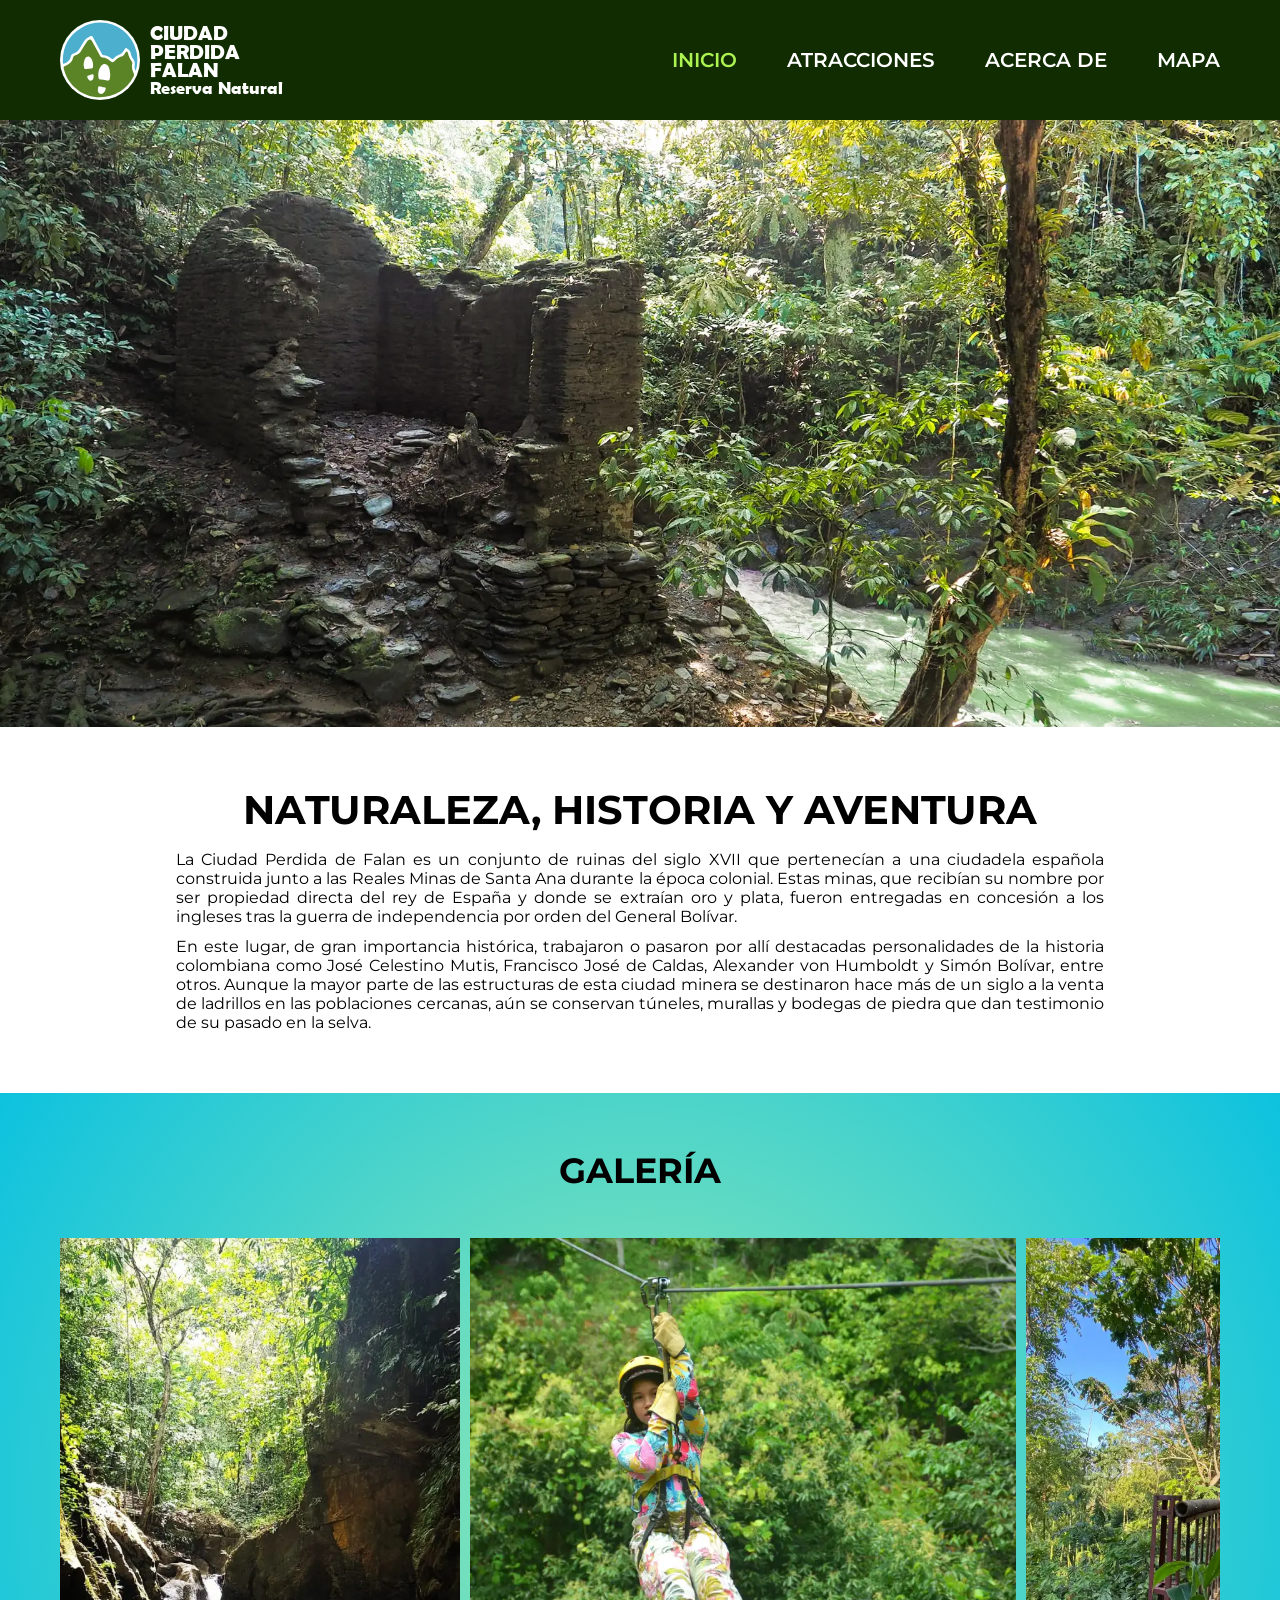
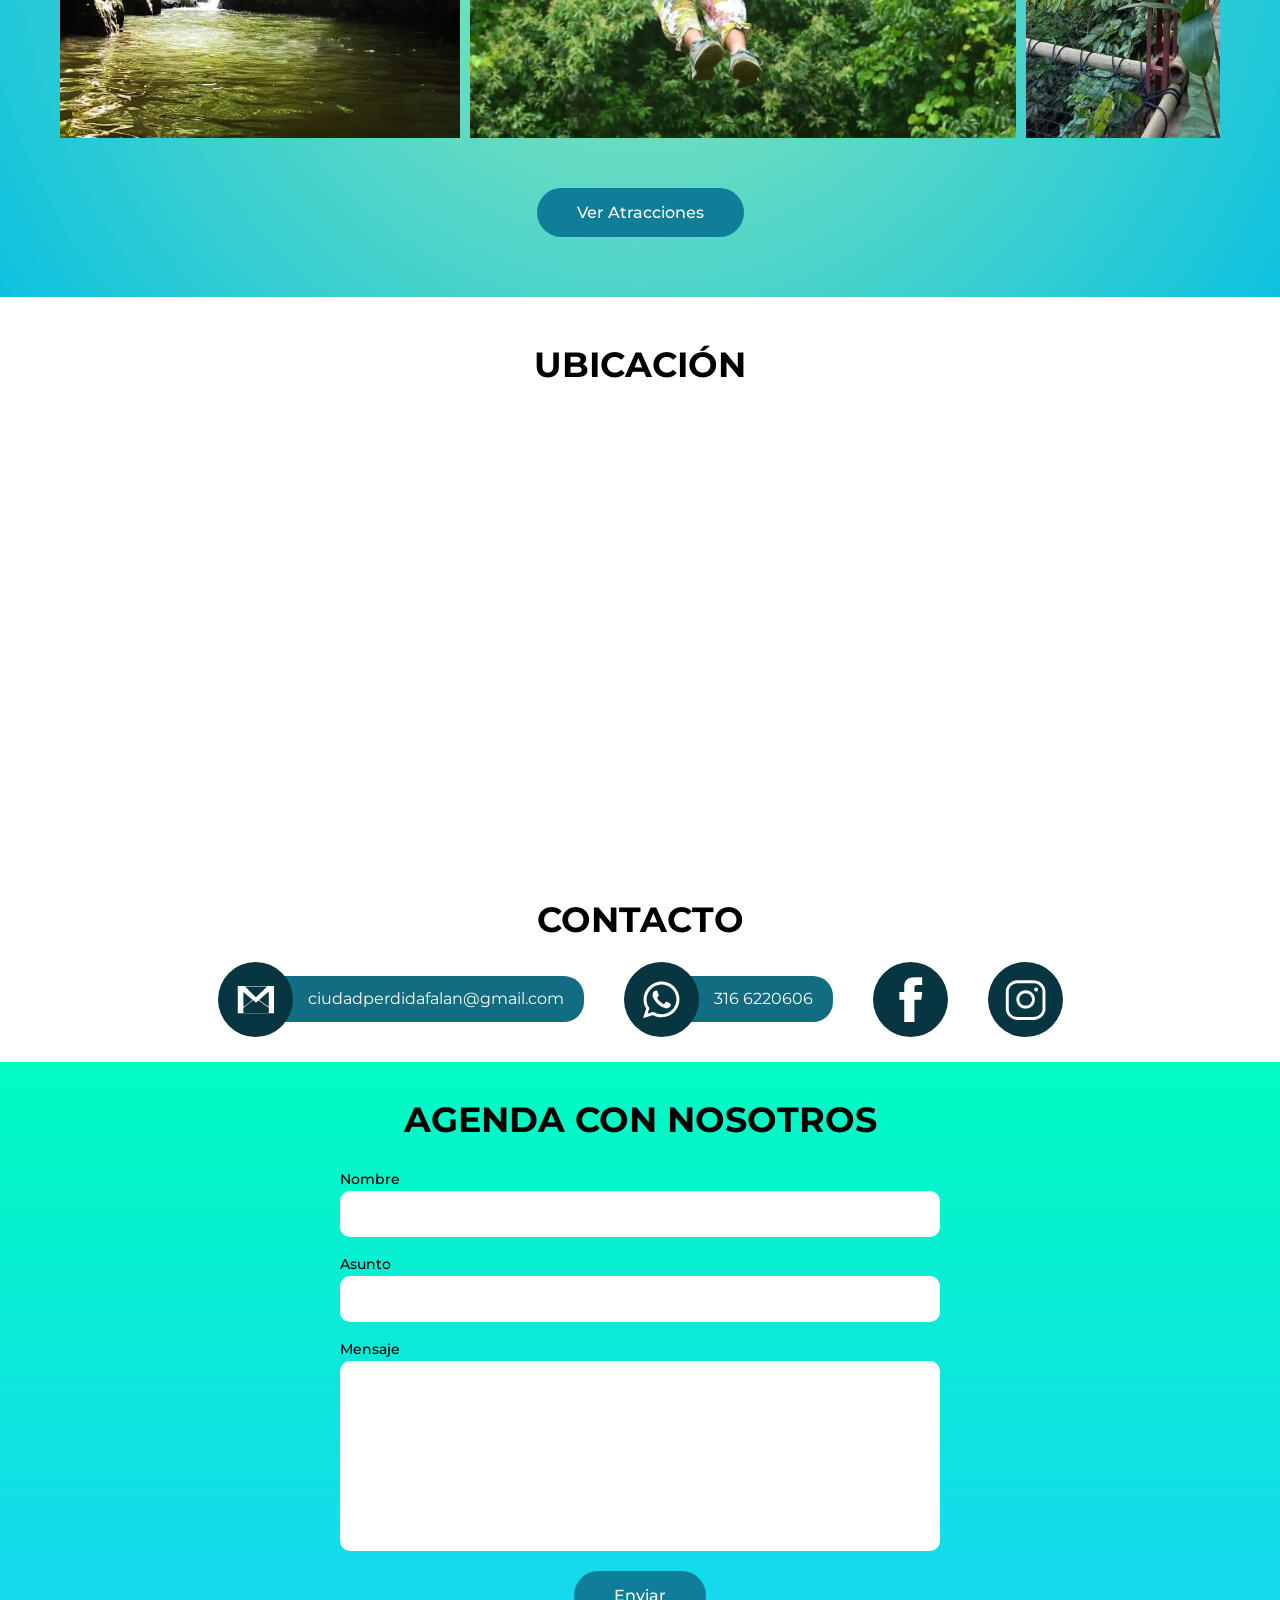
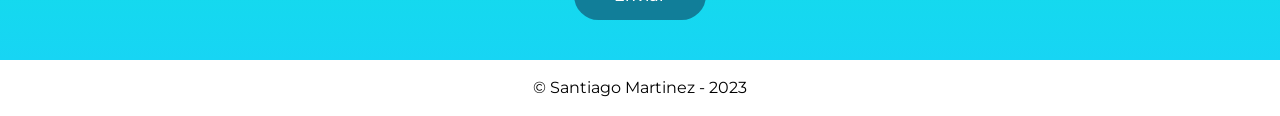
<file: index.html>
<!DOCTYPE html>
<html lang="en">

<head>
    <meta charset="UTF-8">
    <meta http-equiv="X-UA-Compatible" content="IE=edge">
    <meta name="viewport" content="width=device-width, initial-scale=1.0">
    <link rel="shortcut icon" href="./assets/icons/logo.svg" type="image/x-icon">
    <link rel="preconnect" href="https://fonts.googleapis.com">
    <link rel="preconnect" href="https://fonts.gstatic.com" crossorigin>
    <link
        href="https://fonts.googleapis.com/css2?family=Montserrat:wght@100;200;300;400;500;600;700;800;900&display=swap"
        rel="stylesheet">
    <link rel="stylesheet" href="./styles/variables.css">
    <link rel="stylesheet" href="./styles/general-styles.css">
    <link rel="stylesheet" href="./styles/reset.css">
    <link rel="stylesheet" href="./styles/header.css">
    <link rel="stylesheet" href="./styles/galeria.css">
    <link rel="stylesheet" href="./styles/footer.css">
    <link rel="stylesheet" href="./styles/index.css">
    <title>Ciudad Perdida - Inicio</title>
</head>

<body>
    <header>
        <a href="./index.html">
            <img src="./assets/icons/logo.svg" alt="Inicio">
            <div>
                <p>Ciudad Perdida Falan</p>
                <p>Reserva Natural</p>
            </div>
        </a>
        <nav>
            <ul class="link__container">
                <li><a class="link selected" href="./index.html">Inicio</a></li>
                <li><a class="link" href="./pages/atracciones.html">Atracciones</a></li>
                <li><a class="link" href="./pages/acerca-de.html">Acerca de</a></li>
                <li><a class="link" href="./pages/mapa.html">Mapa</a></li>
            </ul>
        </nav>
    </header>

    <main id="index">
        <section id="banner">
            <img src="./assets/images/banner-inicio.webp" alt="Foto de la Ciudad Perdida">
        </section>
        <section id="descripcion__inicio">
            <div class="info__container">
                <h1 class="principal__title">Naturaleza, historia y aventura</h1>
                <div class="descripcion__texto">
                    <p class="principal__text">La Ciudad Perdida de Falan es un conjunto de ruinas del siglo XVII que pertenecían a una ciudadela española construida junto a las Reales Minas de Santa Ana durante la época colonial. Estas minas, que recibían su nombre por ser propiedad directa del rey de España y donde se extraían oro y plata, fueron entregadas en concesión a los ingleses tras la guerra de independencia por orden del General Bolívar.
                    </p>
    
                    <p class="principal__text">En este lugar, de gran importancia histórica, trabajaron o pasaron por allí destacadas personalidades de la historia colombiana como José Celestino Mutis, Francisco José de Caldas, Alexander von Humboldt y Simón Bolívar, entre otros. Aunque la mayor parte de las estructuras de esta ciudad minera se destinaron hace más de un siglo a la venta de ladrillos en las poblaciones cercanas, aún se conservan túneles, murallas y bodegas de piedra que dan testimonio de su pasado en la selva.
                    </p>
                </div>
            </div>
        </section>

        <section id="galeria">
            <h2 class="secondary__title" id="galeria__title">Galería</h2>
            <div class="galery__container">
                <img class="image__controller__animation" src="./assets/images/slider1.webp" alt="001">
                <img src="./assets/images/slider2.webp" alt="002">
                <img src="./assets/images/slider3.webp" alt="003">
                <img src="./assets/images/slider4.webp" alt="004">
            </div>
            <a class="" href="./pages/atracciones.html"><button class="primary__btn">Ver Atracciones</button></a>
        </section>

        <section id="contacto">
            <div class="map__container">
                <h2 class="secondary__title title__ubication">Ubicación</h2>
                <iframe
                    src="https://www.google.com/maps/embed?pb=!1m14!1m8!1m3!1d3973.901177367943!2d-74.9532589!3d5.1196246!3m2!1i1024!2i768!4f13.1!3m3!1m2!1s0x8e40b3750226c29b%3A0xab6250f87bf73a28!2sReserva%20Natural%20Ciudad%20Perdida%20de%20Falan!5e0!3m2!1ses-419!2sco!4v1677726754022!5m2!1ses-419!2sco"
                    width="70%" height="450" style="border:0;" allowfullscreen="" loading="lazy"
                    referrerpolicy="no-referrer-when-downgrade"></iframe>
            </div>

            <div class="contact__points__container">
                <h2 class="secondary__title">Contacto</h2>
                <ul>
                    <li>
                        <a class="contact__point" href="mailto:ciudadperdidafalan@gmail.com">
                            <div class="contact_img" >
                                <img src="./assets/icons/gmail_icon-icons.com_65438.svg" alt="Correo">
                            </div>
                            <p>
                                ciudadperdidafalan@gmail.com
                            </p>
                        </a>
                    </li>
                    <li>
                        <a  class="contact__point"  href="tel:+573166220606">
                            <div class="contact_img" >
                                <img src="./assets/icons/whatsapp_icon-icons.com_65442.svg" alt="Telefono">
                            </div>
                            <p>
                                316 6220606
                            </p>
                        </a>
                    </li>
                    <li>
                        <a  class="contact__point"  href="https://www.facebook.com/ciudadperdidadefalan" target="_blank">
                            <div class="contact_img" >
                                <img src="./assets/icons/fb_icon-icons.com_65434.svg" alt="Facebook">
                            </div>
                        </a>
                    </li>
                    <li>
                        <a  class="contact__point"  href="https://www.instagram.com/ciudadperdidafalan/" target="_blank">
                            <div  class="contact_img" >
                                <img src="./assets/icons/instagram_icon-icons.com_65435.svg" alt="Instagram">
                            </div>
                        </a>
                    </li>
                </ul>    
            </div>
            
            <form>
                <h2 class="secondary__title">Agenda con nosotros</h2>
                
                <label for="nombre">Nombre</label>
                <input type="text" name="nombre" id="nombre">

                <label for="asunto">Asunto</label>
                <input type="text" name="asunto" id="asunto">

                <label for="mensaje">Mensaje</label>
                <textarea name="mensaje" id="mensaje" cols="30" rows="10"></textarea>

                <button type="submit" class="primary__btn send__btn">Enviar</button>

            </form>
        </section>
    </main>

    <footer>
        <p>&copy; Santiago Martinez - 2023</p>
    </footer>
</body>

</html>
</file>
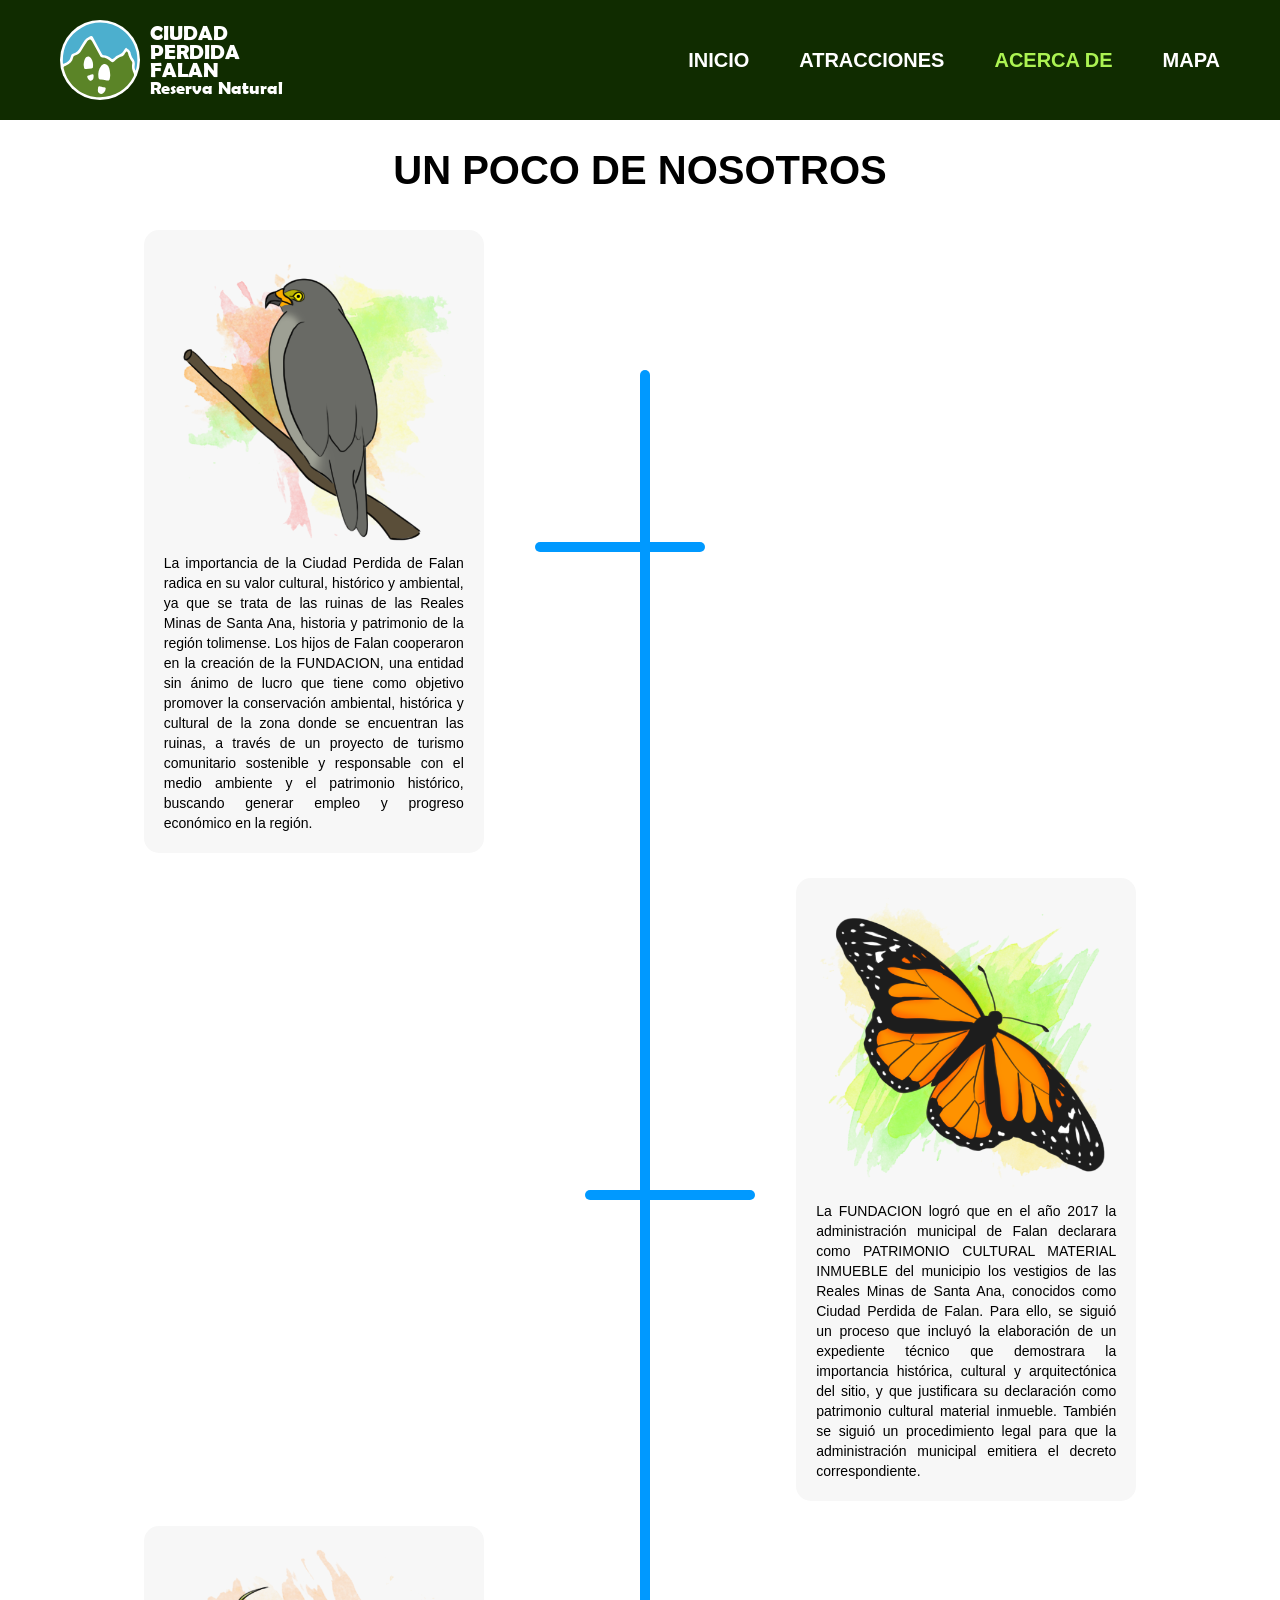
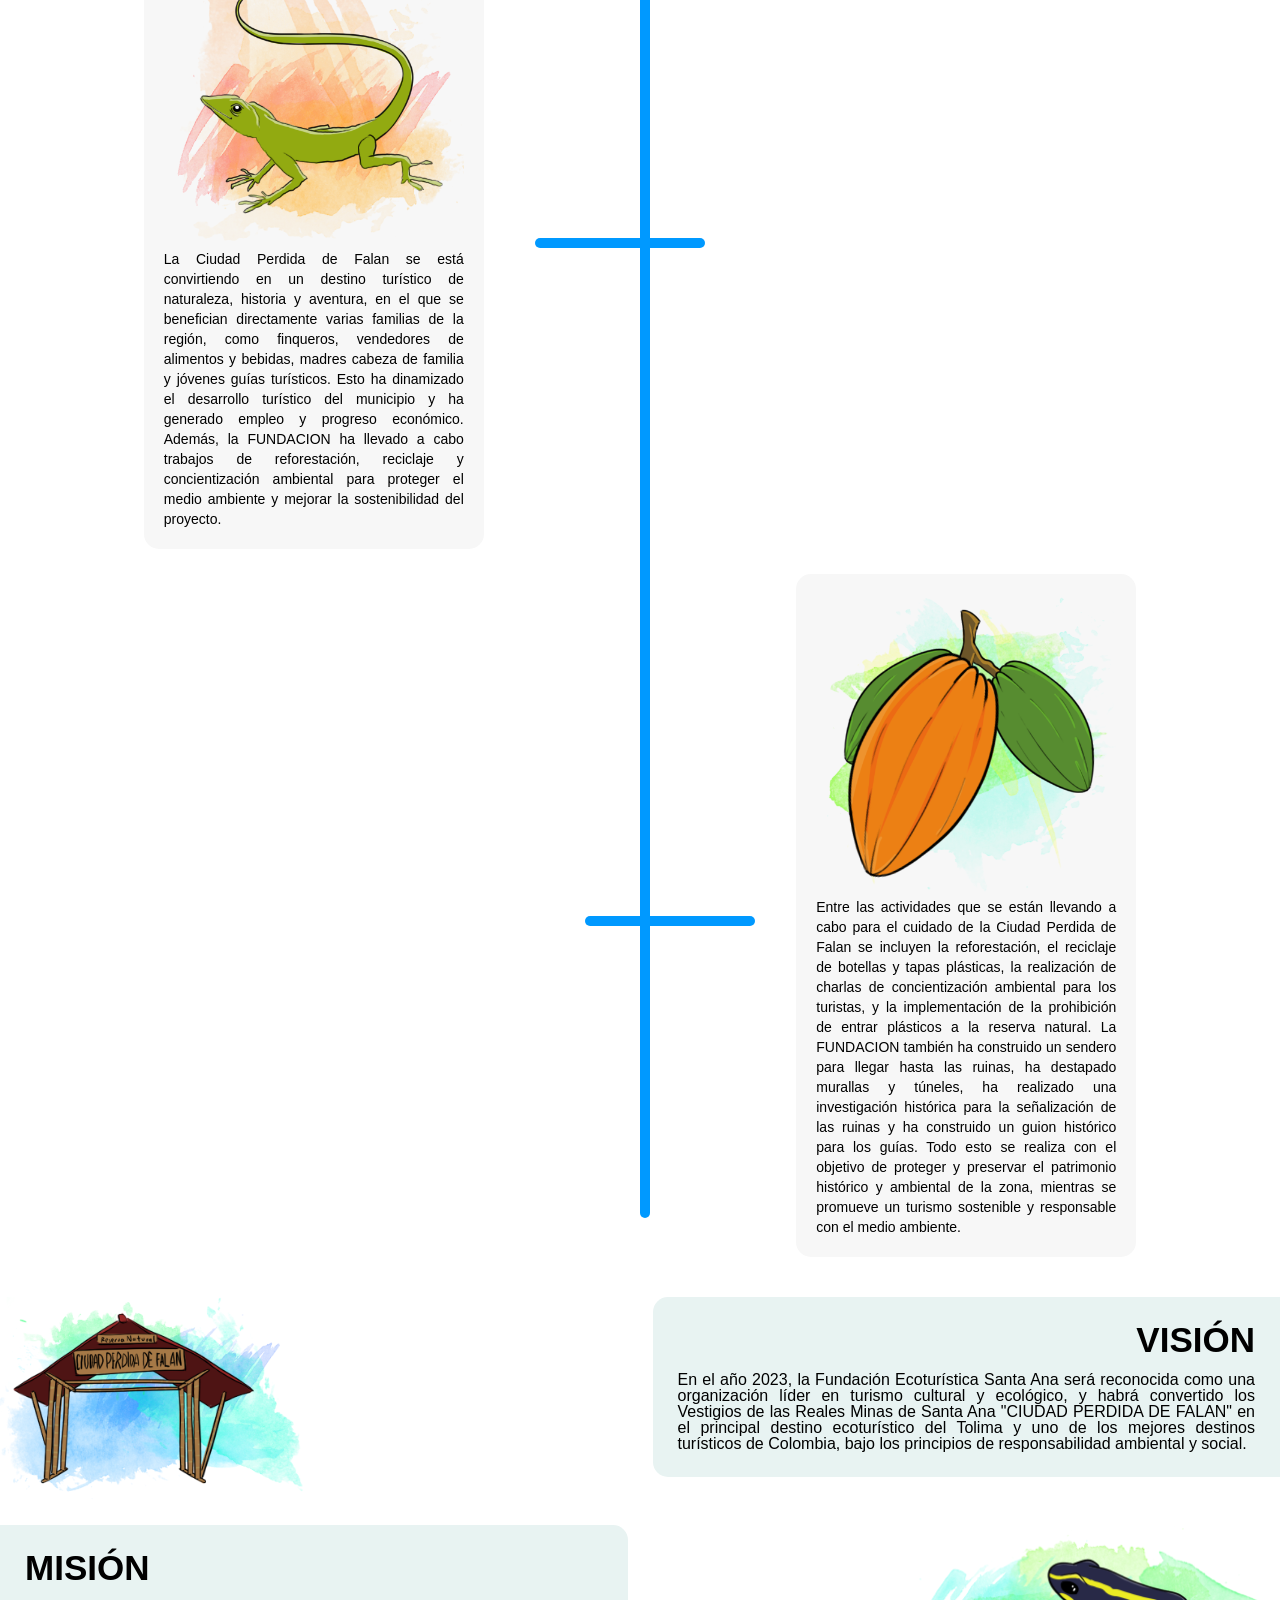
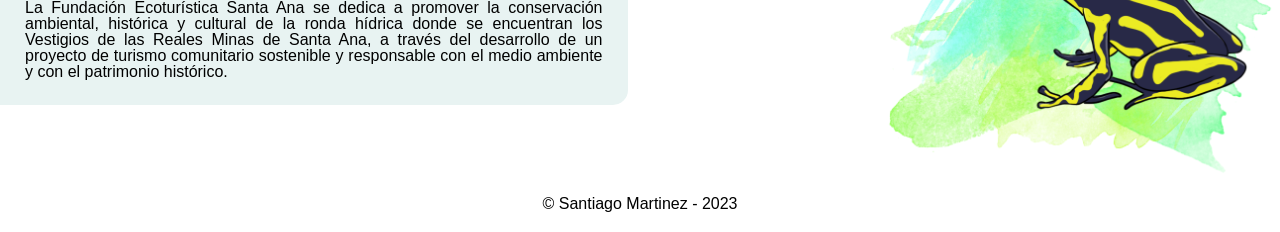
<file: pages/acerca-de.html>
<!DOCTYPE html>
<html lang="en">

<head>
    <meta charset="UTF-8">
    <meta http-equiv="X-UA-Compatible" content="IE=edge">
    <meta name="viewport" content="width=device-width, initial-scale=1.0">
    <link rel="shortcut icon" href="../assets/icons/logo.svg" type="image/x-icon">
    <link rel="stylesheet" href="../styles/reset.css">
    <link rel="stylesheet" href="../styles/header.css">
    <link rel="stylesheet" href="../styles/variables.css">
    <link rel="stylesheet" href="../styles/general-styles.css">
    <link rel="stylesheet" href="../styles/acerca-de.css">
    <link rel="stylesheet" href="../styles/footer.css">
    <title>Ciudad Perdida - Acerca de</title>
</head>

<body>
    <header>
        <a href="./index.html">
            <img src="../assets/icons/logo.svg" alt="Inicio">
            <div>
                <p>Ciudad Perdida Falan</p>
                <p>Reserva Natural</p>
            </div>
        </a>
        <nav>
            <ul class="link__container">
                <li><a class="link" href="../index.html">Inicio</a></li>
                <li><a class="link" href="./atracciones.html">Atracciones</a></li>
                <li><a class="link selected" href="./acerca-de.html">Acerca de</a></li>
                <li><a class="link" href="./mapa.html">Mapa</a></li>
            </ul>
        </nav>
    </header>

    <main>
        <section id="recorrido__historico">
            <h1 class="principal__title">Un poco de nosotros</h1>
            <div class="info__container">
                <div class="info__item item0">
                    <img src="../assets/images/ilustracion6.webp" alt="Ilustracion 6" width="400px">
                    <p class="small__principal__text">La importancia de la Ciudad Perdida de Falan radica en su valor
                        cultural, histórico y ambiental,
                        ya que se trata de las ruinas de las Reales Minas de Santa Ana, historia y patrimonio de la
                        región tolimense. Los hijos de Falan cooperaron en la creación de la FUNDACION, una entidad sin
                        ánimo de lucro que tiene como objetivo promover la conservación ambiental, histórica y cultural
                        de la zona donde se encuentran las ruinas, a través de un proyecto de turismo comunitario
                        sostenible y responsable con el medio ambiente y el patrimonio histórico, buscando generar
                        empleo y progreso económico en la región.</p>
                </div>
                <span></span>
                <span></span>
                <div class="info__item item1">
                    <img src="../assets/images/ilustracion3.webp" alt="Ilustracion 3" width="400px">
                    <p class="small__principal__text">La FUNDACION logró que en el año 2017 la administración municipal
                        de Falan declarara como
                        PATRIMONIO CULTURAL MATERIAL INMUEBLE del municipio los vestigios de las Reales Minas de Santa
                        Ana, conocidos como Ciudad Perdida de Falan. Para ello, se siguió un proceso que incluyó la
                        elaboración de un expediente técnico que demostrara la importancia histórica, cultural y
                        arquitectónica del sitio, y que justificara su declaración como patrimonio cultural material
                        inmueble. También se siguió un procedimiento legal para que la administración municipal emitiera
                        el decreto correspondiente.</p>
                </div>
                <div class="info__item item2">
                    <img src="../assets/images/ilustracion4.webp" alt="Ilustracion 4" width="400px">
                    <p class="small__principal__text">La Ciudad Perdida de Falan se está convirtiendo en un destino
                        turístico de naturaleza, historia y
                        aventura, en el que se benefician directamente varias familias de la región, como finqueros,
                        vendedores de alimentos y bebidas, madres cabeza de familia y jóvenes guías turísticos. Esto ha
                        dinamizado el desarrollo turístico del municipio y ha generado empleo y progreso económico.
                        Además, la FUNDACION ha llevado a cabo trabajos de reforestación, reciclaje y concientización
                        ambiental para proteger el medio ambiente y mejorar la sostenibilidad del proyecto.</p>
                </div>
                <span></span>
                <span></span>
                <div class="info__item item3">
                    <img src="../assets/images/ilustracion5.webp" alt="Ilustracion 5" width="400px">
                    <p class="small__principal__text">Entre las actividades que se están llevando a cabo para el cuidado
                        de la Ciudad Perdida de Falan
                        se incluyen la reforestación, el reciclaje de botellas y tapas plásticas, la realización de
                        charlas de concientización ambiental para los turistas, y la implementación de la prohibición de
                        entrar plásticos a la reserva natural. La FUNDACION también ha construido un sendero para llegar
                        hasta las ruinas, ha destapado murallas y túneles, ha realizado una investigación histórica para
                        la señalización de las ruinas y ha construido un guion histórico para los guías. Todo esto se
                        realiza con el objetivo de proteger y preservar el patrimonio histórico y ambiental de la zona,
                        mientras se promueve un turismo sostenible y responsable con el medio ambiente.</p>
                </div>
                <span class="timeline"></span>
            </div>
        </section>
        <section id="simbolos">
            <img class="simbolo__1__img" src="../assets/images/ilustracion2.webp" alt="Entrada de la ciudad perdida" width="400px">
            <div class="simbolo__1__text">
                <h3  class="secondary__title">Visión</h3>
                <p class="principal__text">En el año 2023, la Fundación Ecoturística Santa Ana será reconocida como una organización líder
                    en turismo cultural y ecológico, y habrá convertido los Vestigios de las Reales Minas de Santa
                    Ana "CIUDAD PERDIDA DE FALAN" en el principal destino ecoturístico del Tolima y uno de los
                    mejores destinos turísticos de Colombia, bajo los principios de responsabilidad ambiental y
                    social.</p>
            </div>
            <div class="simbolo__2__text">
                <h3 class="secondary__title">Misión</h3>
                <p class="principal__text">La Fundación Ecoturística Santa Ana se dedica a promover la conservación ambiental, histórica y
                    cultural de la ronda hídrica donde se encuentran los Vestigios de las Reales Minas de Santa Ana,
                    a través del desarrollo de un proyecto de turismo comunitario sostenible y responsable con el
                    medio ambiente y con el patrimonio histórico.</p>
            </div>
            <img class="simbolo__2__img" src="../assets/images/ilustracion1.webp" alt="Ranita venenosa" width="400px">

        </section>
    </main>

    <footer>
        <p>&copy; Santiago Martinez - 2023</p>
    </footer>
</body>

</html>
</file>
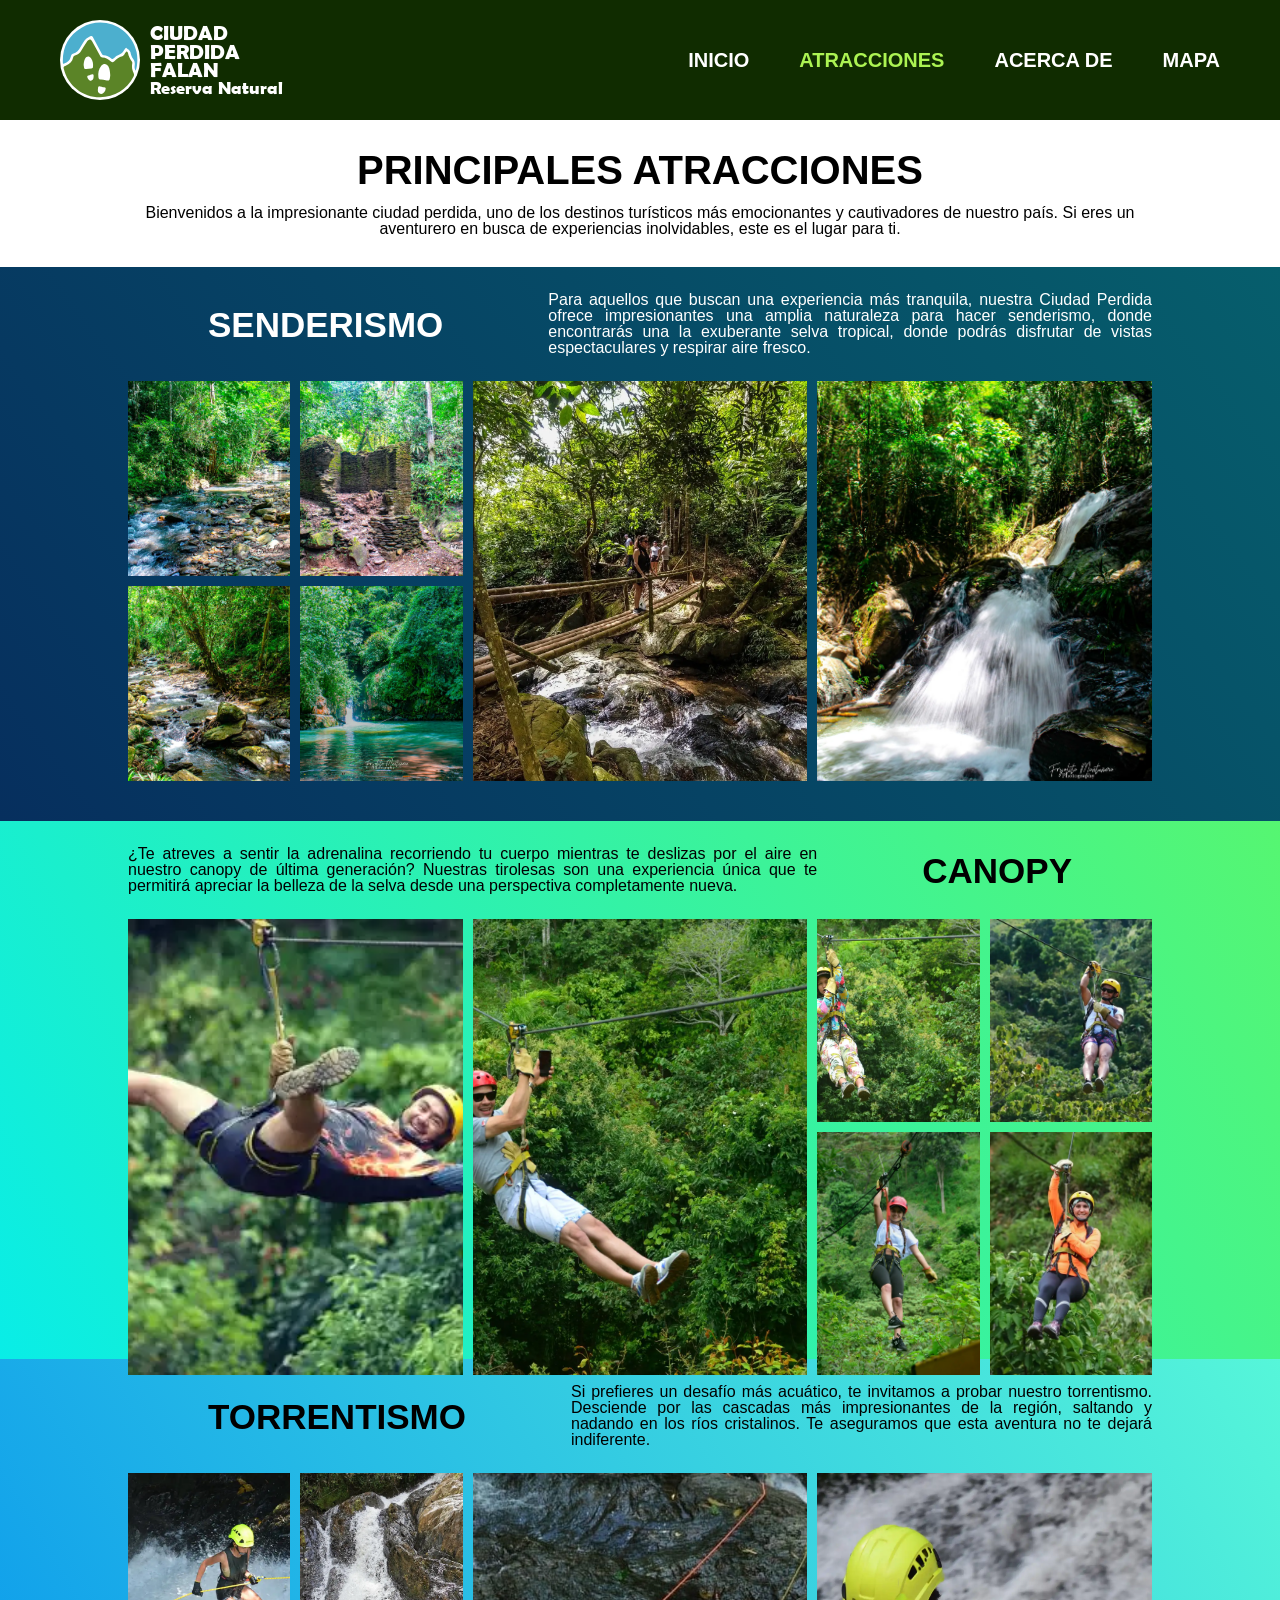
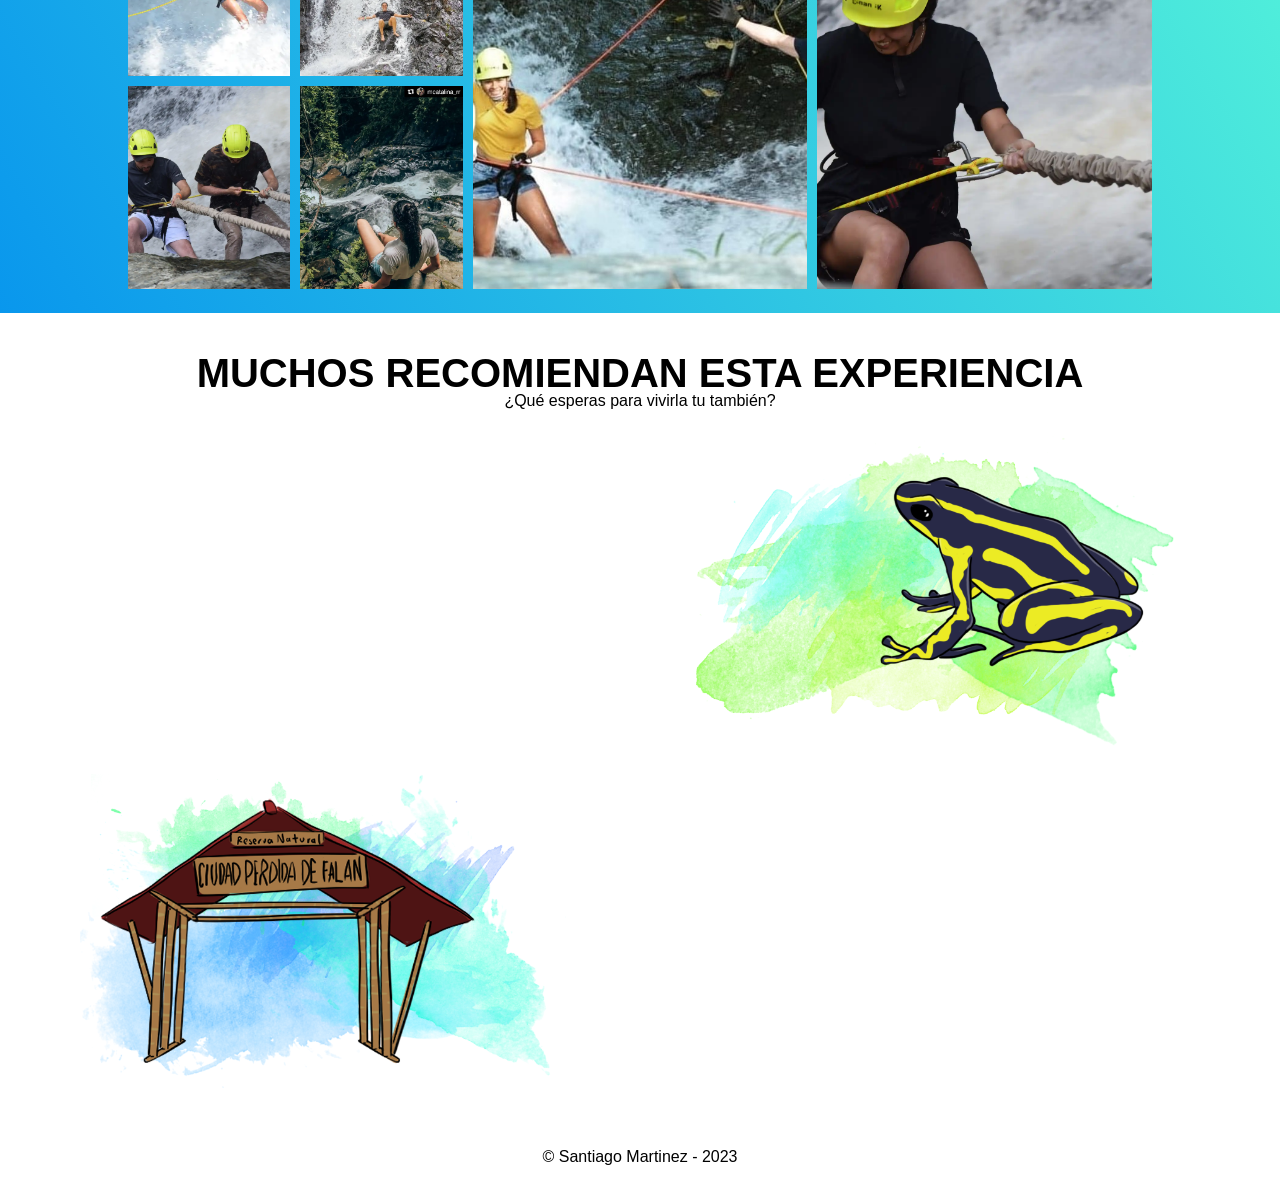
<file: pages/atracciones.html>
<!DOCTYPE html>
<html lang="en">

<head>
    <meta charset="UTF-8">
    <meta http-equiv="X-UA-Compatible" content="IE=edge">
    <meta name="viewport" content="width=device-width, initial-scale=1.0">
    <link rel="shortcut icon" href="../assets/icons/logo.svg" type="image/x-icon">

    
    <link rel="stylesheet" href="../styles/reset.css">
    <link rel="stylesheet" href="../styles/atracciones.css">
    <link rel="stylesheet" href="../styles/header.css">
    <link rel="stylesheet" href="../styles/variables.css">
    <link rel="stylesheet" href="../styles/general-styles.css">
    <link rel="stylesheet" href="../styles/footer.css">
    <title>Ciudad Perdida - Atracciones</title>
</head>

<body>
    <header>
        <a href="./index.html">
            <img src="../assets/icons/logo.svg" alt="Inicio">
            <div>
                <p>Ciudad Perdida Falan</p>
                <p>Reserva Natural</p>
            </div>
        </a>
        <nav>
            <ul class="link__container">
                <li><a class="link" href="../index.html">Inicio</a></li>
                <li><a class="link selected" href="./atracciones.html">Atracciones</a></li>
                <li><a class="link" href="./acerca-de.html">Acerca de</a></li>
                <li><a class="link" href="./mapa.html">Mapa</a></li>
            </ul>
        </nav>
    </header>

    <main>
        <section id="atracciones__descripcion">
            <h1 class="principal__title">Principales Atracciones</h1>
            <p class="principal__text center-text">Bienvenidos a la impresionante ciudad perdida, uno de los destinos turísticos más emocionantes y cautivadores de nuestro país. Si eres un aventurero en busca de experiencias inolvidables, este es el lugar para ti.</p>
        </section>
        <section id="senderismo">
            <div class="atraccion__descripcion">
                <h2 class="secondary__title light-font">Senderismo</h2>
                <p class="principal__text light-font">Para aquellos que buscan una experiencia más tranquila, nuestra Ciudad Perdida ofrece impresionantes una amplia naturaleza para hacer senderismo, donde encontrarás una la exuberante selva tropical, donde podrás disfrutar de vistas espectaculares y respirar aire fresco.</p>
            </div>
            <div class="atracciones__senderismo--gallery">
                <img class="senderismo1" src="../assets/images/Senderismo1.webp" alt="Imagen del senderismo">
                <img class="senderismo2" src="../assets/images/Senderismo2.webp" alt="Imagen del senderismo">
                <img class="senderismo3" src="../assets/images/Senderismo3.webp" alt="Imagen del senderismo">
                <img class="senderismo5" src="../assets/images/Senderismo4.webp" alt="Imagen del senderismo">
                <img class="senderismo4" src="../assets/images/Senderismo5.webp" alt="Imagen del senderismo">
                <img class="senderismo6" src="../assets/images/Senderismo6.webp" alt="Imagen del senderismo">
            </div>
        </section>
        <section id="canopy">
            <div class="atraccion__descripcion canopy__info">
                <p class="principal__text">¿Te atreves a sentir la adrenalina recorriendo tu cuerpo mientras te deslizas por el aire en nuestro canopy de última generación? Nuestras tirolesas son una experiencia única que te permitirá apreciar la belleza de la selva desde una perspectiva completamente nueva.</p>
                <h2 class="secondary__title">Canopy</h2>
            </div>
            <div class="atracciones__canopy--gallery">
                <img class="canopy1" src="../assets/images/canopy1.webp" alt="Imagen del canopy">
                <img class="canopy2" src="../assets/images/canopy2.webp" alt="Imagen del canopy">
                <img class="canopy3" src="../assets/images/canopy3.webp" alt="Imagen del canopy">
                <img class="canopy4" src="../assets/images/canopy4.webp" alt="Imagen del canopy">
                <img class="canopy5" src="../assets/images/canopy5.webp" alt="Imagen del canopy">
                <img class="canopy6" src="../assets/images/canopy6.webp" alt="Imagen del canopy">
            </div>
        </section>
        <section id="torrentismo">
            <div class="atraccion__descripcion">
                <h2 class="secondary__title">Torrentismo</h2>
                <p class="principal__text">Si prefieres un desafío más acuático, te invitamos a probar nuestro torrentismo. Desciende por las cascadas más impresionantes de la región, saltando y nadando en los ríos cristalinos. Te aseguramos que esta aventura no te dejará indiferente.</p>
            </div>
            <div class="atracciones__torrentismo--gallery">
                <img class="torrentismo1" src="../assets/images/torrentismo1.webp" alt="Imagen del torrentismo">
                <img class="torrentismo2" src="../assets/images/torrentismo2.webp" alt="Imagen del torrentismo">
                <img class="torrentismo3" src="../assets/images/torrentismo3.webp" alt="Imagen del torrentismo">
                <img class="torrentismo4" src="../assets/images/torrentismo4.webp" alt="Imagen del torrentismo">
                <img class="torrentismo5" src="../assets/images/torrentismo5.webp" alt="Imagen del torrentismo">
                <img class="torrentismo6" src="../assets/images/torrentismo6.webp" alt="Imagen del torrentismo">
            </div>
        </section>
        <section id="recomendaciones" >
            <h2 class="principal__title">Muchos recomiendan esta experiencia</h2>
            <p class="principal__text">¿Qué esperas para vivirla tu también?</p>
            <div>
                <iframe width="560" height="315" src="https://www.youtube.com/embed/eRcY7r4Bg7E" title="YouTube video player" frameborder="0" allow="accelerometer; autoplay; clipboard-write; encrypted-media; gyroscope; picture-in-picture; web-share" allowfullscreen></iframe>

                <img src="../assets/images/ilustracion1.webp" alt="Ilustracion" height="315">
            </div>
            <div>
                <img src="../assets/images/ilustracion2.webp" alt="Ilustracion" height="315">
                <iframe width="560" height="315" src="https://www.youtube.com/embed/IqbMZbkAkK4" title="YouTube video player" frameborder="0" allow="accelerometer; autoplay; clipboard-write; encrypted-media; gyroscope; picture-in-picture; web-share" allowfullscreen></iframe>
            </div>
        </section>
    </main>

    <footer>
        <p>&copy; Santiago Martinez - 2023</p>
    </footer>
</body>

</html>
</file>
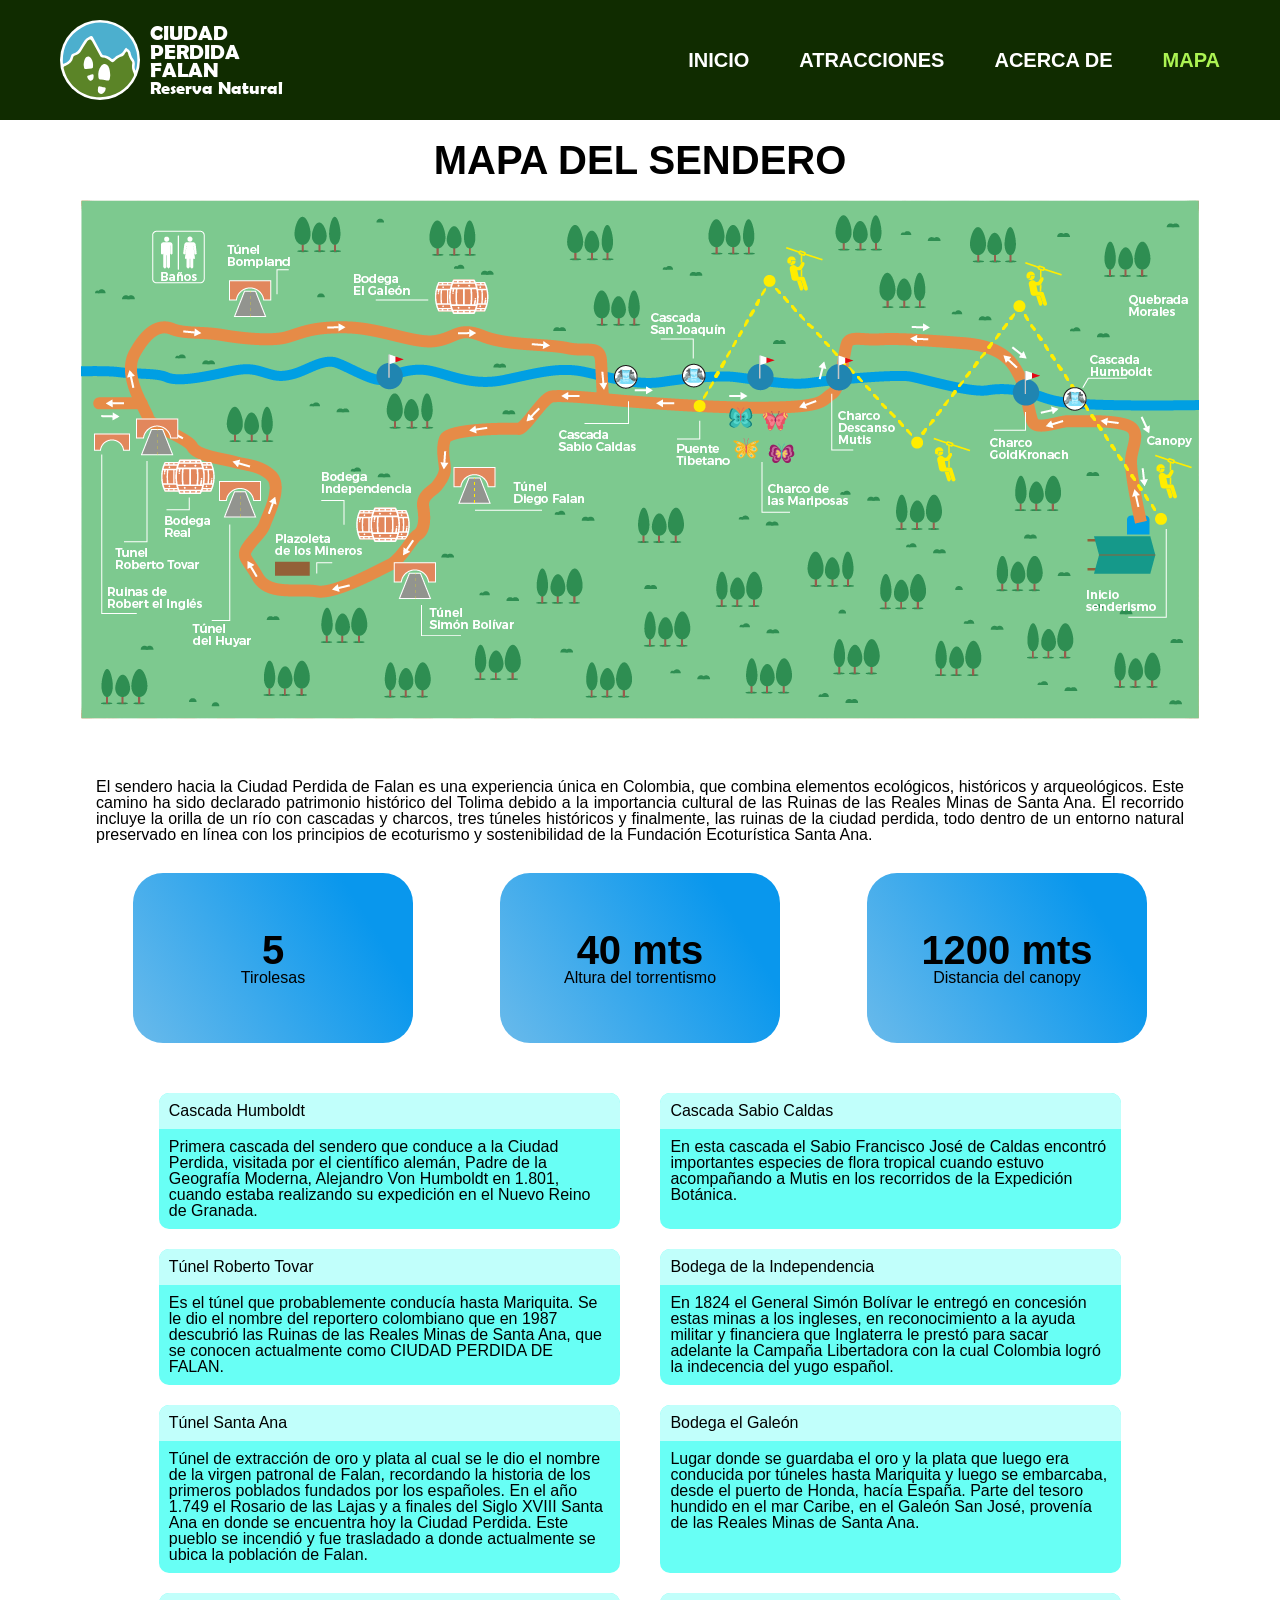
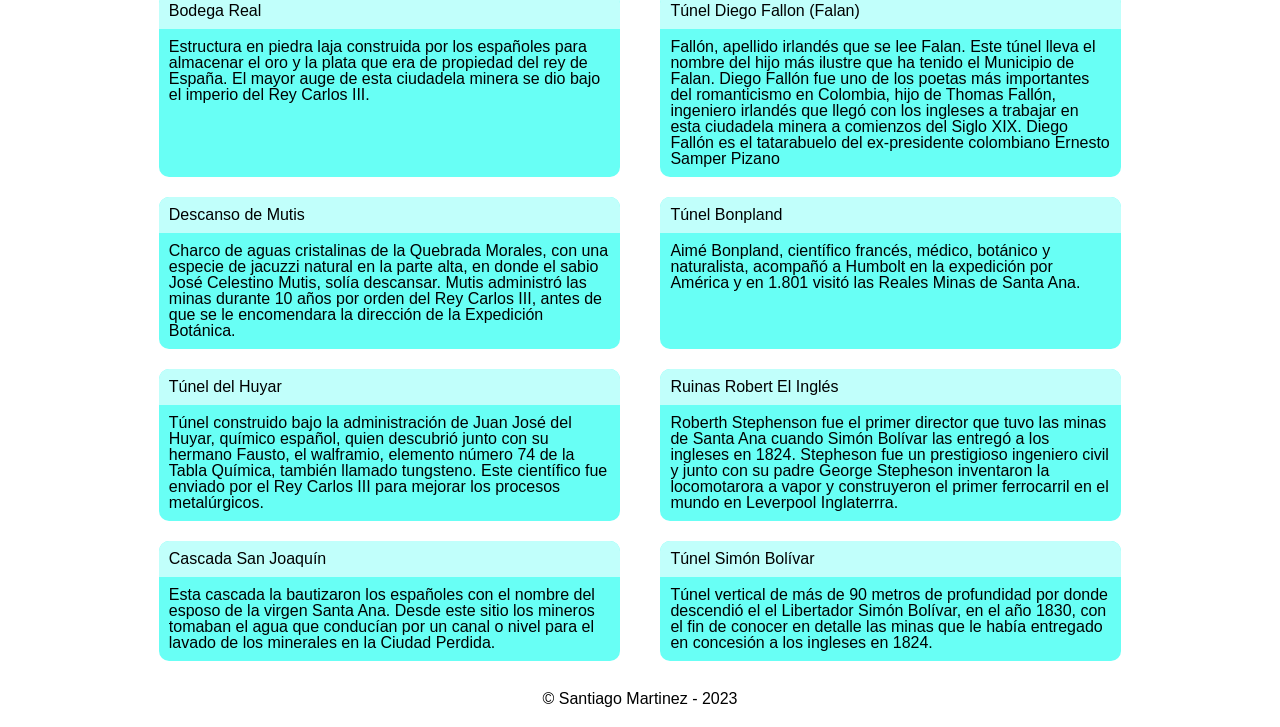
<file: pages/mapa.html>
<!DOCTYPE html>
<html lang="en">

<head>
    <meta charset="UTF-8">
    <meta http-equiv="X-UA-Compatible" content="IE=edge">
    <meta name="viewport" content="width=device-width, initial-scale=1.0">
    <link rel="shortcut icon" href="../assets/icons/logo.svg" type="image/x-icon">

    <link rel="stylesheet" href="../styles/reset.css">
    <link rel="stylesheet" href="../styles/header.css">
    <link rel="stylesheet" href="../styles/variables.css">
    <link rel="stylesheet" href="../styles/general-styles.css">
    <link rel="stylesheet" href="../styles/mapa.css">
    <link rel="stylesheet" href="../styles/footer.css">
    <title>Ciudad Perdida - Mapa</title>
</head>

<body>
    <header>
        <a href="./index.html">
            <img src="../assets/icons/logo.svg" alt="Inicio">
            <div>
                <p>Ciudad Perdida Falan</p>
                <p>Reserva Natural</p>
            </div>
        </a>
        <nav>
            <ul class="link__container">
                <li><a class="link" href="../index.html">Inicio</a></li>
                <li><a class="link" href="./atracciones.html">Atracciones</a></li>
                <li><a class="link" href="./acerca-de.html">Acerca de</a></li>
                <li><a class="link selected" href="./mapa.html">Mapa</a></li>
            </ul>
        </nav>
    </header>

    <main>
        <section id="mapa">
            <h1 class="principal__title">Mapa del sendero</h1>
            <img src="../assets/images/mapa-sendero.webp" alt="Mapa del sendero">
        </section>
        <section id="recomendaciones">
            <p class="principal__text">
                El sendero hacia la Ciudad Perdida de Falan es una experiencia única en Colombia, que combina elementos
                ecológicos, históricos y arqueológicos. Este camino ha sido declarado patrimonio histórico del Tolima
                debido a la importancia cultural de las Ruinas de las Reales Minas de Santa Ana. El recorrido incluye la
                orilla de un río con cascadas y charcos, tres túneles históricos y finalmente, las ruinas de la ciudad
                perdida, todo dentro de un entorno natural preservado en línea con los principios de ecoturismo y
                sostenibilidad de la Fundación Ecoturística Santa Ana.
            </p>
            <div id="stats__mapa">
                <div class="stats__item">
                    <p>5</p>
                    <p class="center-text">Tirolesas</p>
                </div>
                <div class="stats__item">
                    <p>40 mts</p>
                    <p class="center-text">Altura del torrentismo</p>
                </div>
                <div class="stats__item">
                    <p>1200 mts</p>
                    <p class="center-text">Distancia del canopy</p>
                </div>
            </div>
        </section>
        <section id="descripcion__lugar">
            <div class="place__container">
                <div>
                    <h2>Cascada Humboldt</h2>
                </div>
                <div>
                    <p>
                        Primera cascada del sendero que conduce a la Ciudad Perdida, visitada por el científico alemán,
                        Padre de la Geografía Moderna, Alejandro Von Humboldt en 1.801, cuando estaba realizando su
                        expedición en el Nuevo Reino de Granada.
                    </p>
                </div>
            </div>
            <div class="place__container">
                <div>
                    <h2>Cascada Sabio Caldas</h2>
                </div>
                <div>
                    <p>
                        En esta cascada el Sabio Francisco José de Caldas encontró importantes especies de flora tropical cuando estuvo acompañando a Mutis en los recorridos de la Expedición Botánica.
                    </p>
                </div>
            </div>
            <div class="place__container">
                <div>
                    <h2>Túnel Roberto Tovar</h2>
                </div>
                <div>
                    <p>
                        Es el túnel que probablemente conducía hasta Mariquita. Se le dio el nombre del reportero colombiano que en 1987 descubrió las Ruinas de las Reales Minas de Santa Ana, que se conocen actualmente como CIUDAD PERDIDA DE FALAN.
                    </p>
                </div>
            </div>
            <div class="place__container">
                <div>
                    <h2>Bodega de la Independencia</h2>
                </div>
                <div>
                    <p>
                        En 1824 el General Simón Bolívar le entregó en concesión estas minas a los ingleses, en reconocimiento a la ayuda militar y financiera que Inglaterra le prestó para sacar adelante la Campaña Libertadora con la cual Colombia logró la indecencia del yugo español.
                    </p>
                </div>
            </div>
            <div class="place__container">
                <div>
                    <h2>Túnel Santa Ana</h2>
                </div>
                <div>
                    <p>
                        Túnel de extracción de oro y plata al cual se le dio el nombre de la virgen patronal de Falan, recordando la historia de los primeros poblados fundados por los españoles. En el año 1.749 el Rosario de las Lajas y a finales del Siglo XVIII Santa Ana en donde se encuentra hoy la Ciudad Perdida. Este pueblo se incendió y fue trasladado a donde actualmente se ubica la población de Falan.
                    </p>
                </div>
            </div>
            <div class="place__container">
                <div>
                    <h2>Bodega el Galeón</h2>
                </div>
                <div>
                    <p>
                        Lugar donde se guardaba el oro y la plata que luego era conducida por túneles hasta Mariquita y luego se embarcaba, desde el puerto de Honda, hacía España. Parte del tesoro hundido en el mar Caribe, en el Galeón San José, provenía de las Reales Minas de Santa Ana.
                    </p>
                </div>
            </div>
            <div class="place__container">
                <div>
                    <h2>Bodega Real</h2>
                </div>
                <div>
                    <p>
                        Estructura en piedra laja construida por los españoles para almacenar el oro y la plata que era de propiedad del rey de España. El mayor auge de esta ciudadela minera se dio bajo el imperio del Rey Carlos III.
                    </p>
                </div>
            </div>
            <div class="place__container">
                <div>
                    <h2> Túnel Diego Fallon (Falan)</h2>
                </div>
                <div>
                    <p>
                        Fallón, apellido irlandés que se lee Falan. Este túnel lleva el nombre del hijo más ilustre que ha tenido el Municipio de Falan. Diego Fallón fue uno de los poetas más importantes del romanticismo en Colombia, hijo de Thomas Fallón, ingeniero irlandés que llegó con los ingleses a trabajar en esta ciudadela minera a comienzos del Siglo XIX. Diego Fallón es el tatarabuelo del ex-presidente colombiano Ernesto Samper Pizano
                    </p>
                </div>
            </div>
            <div class="place__container">
                <div>
                    <h2> Descanso de Mutis</h2>
                </div>
                <div>
                    <p>
                        Charco de aguas cristalinas de la Quebrada Morales, con una especie de jacuzzi natural en la parte alta, en donde el sabio José Celestino Mutis, solía descansar. Mutis administró las minas durante 10 años por orden del Rey Carlos III, antes de que se le encomendara la dirección de la Expedición Botánica.
                    </p>
                </div>
            </div>
            <div class="place__container">
                <div>
                    <h2>Túnel Bonpland</h2>
                </div>
                <div>
                    <p>
                        Aimé Bonpland, científico francés, médico, botánico y naturalista, acompañó a Humbolt en la expedición por América y en 1.801 visitó las Reales Minas de Santa Ana.
                    </p>
                </div>
            </div>
            <div class="place__container">
                <div>
                    <h2> Túnel del Huyar</h2>
                </div>
                <div>
                    <p>
                        Túnel construido bajo la administración de Juan José del Huyar, químico español, quien descubrió junto con su hermano Fausto, el walframio, elemento número 74 de la Tabla Química, también llamado tungsteno. Este científico fue enviado por el Rey Carlos III para mejorar los procesos metalúrgicos.
                    </p>
                </div>
            </div>
            <div class="place__container">
                <div>
                    <h2>Ruinas Robert El Inglés</h2>
                </div>
                <div>
                    <p>
                        Roberth Stephenson fue el primer director que tuvo las minas de Santa Ana cuando Simón Bolívar las entregó a los ingleses en 1824. Stepheson fue un prestigioso ingeniero civil y junto con su padre George Stepheson inventaron la locomotarora a vapor y construyeron el primer ferrocarril en el mundo en Leverpool Inglaterrra.
                    </p>
                </div>
            </div>
            <div class="place__container">
                <div>
                    <h2>Cascada San Joaquín</h2>
                </div>
                <div>
                    <p>
                        Esta cascada la bautizaron los españoles con el nombre del esposo de la virgen Santa Ana. Desde este sitio los mineros tomaban el agua que conducían por un canal o nivel para el lavado de los minerales en la Ciudad Perdida.
                    </p>
                </div>
            </div>
            <div class="place__container">
                <div>
                    <h2>Túnel Simón Bolívar</h2>
                </div>
                <div>
                    <p>
                        Túnel vertical de más de 90 metros de profundidad por donde descendió el el Libertador Simón Bolívar, en el año 1830, con el fin de conocer en detalle las minas que le había entregado en concesión a los ingleses en 1824.
                    </p>
                </div>
            </div>
        </section>
    </main>

    <footer>
        <p>&copy; Santiago Martinez - 2023</p>
    </footer>
</body>

</html>
</file>
<file: styles/variables.css>
:root{

    --dark-font-color: black;
    --header-background-overlay: #040b01cf;
    --btn-color: #126c82;
    --btn-dark-color: #073641;
    --header-background: #102C00;
    --light-font-color: white;
    --link-selected: #ACF352;
    --placeholder-font-color: rgba(0, 0, 0, 0.5);

    --primary-font: 'Montserrat', sans-serif;
    --logo-font: 'logo-title-font', sans-serif;
}


@font-face {
    font-family: logo-title-font;
    src: url(../assets/fonts/Berlin\ Sans\ FB\ Demi\ Bold.ttf);
}
</file>
<file: styles/general-styles.css>
.principal__title {
	font-family: var(--primary-font);
	font-size: 40px;
	font-weight: bolder;
	text-transform: uppercase;
    text-align: center;
}

.secondary__title{
    font-family: var(--primary-font);
	font-size: 35px;
	font-weight: bolder;
	text-transform: uppercase;
    text-align: center;
}

.principal__text{
    text-align: justify;
    font-size: 18;
    font-family: var(--primary-font);
}

.small__principal__text{
    line-height: 1.25rem;
    text-align: justify;
    font-size: 14px;
    font-family: var(--primary-font);
}

.center-text{
    text-align: center;
}

.light-font{
    color: var(--light-font-color);
}

.primary__btn{
    background-color: #117e99;
    border-radius: 50px;
    border: none;
    color: var(--light-font-color);
    cursor: pointer;
    font-family: var(--primary-font);
    font-size: 16px;
    font-weight: 500;
    padding: 15px 40px;
    transition: all 300ms;
}

.primary__btn:hover{
    border-radius: 25px;
    background-color: #073641;
    box-shadow: 
        0 3px 5px #0736413e,
        inset 0 3px 5px #ffffff57;
}
</file>
<file: styles/header.css>
header{
    align-items: center;
    background-color: var(--header-background);
    display: flex;
    justify-content: space-between;
    padding: 20px 60px;
    position: fixed;
    width: calc(100% - 120px);
    z-index: 50;
}

header a {
    display: flex;
    gap: 10px;
    align-items: center;
    text-decoration: none;
}

header a div {
    display: flex;
    flex-direction: column;
}

header a div p:first-child{
    font-family: var(--logo-font);
    text-transform: uppercase;
    color: var(--light-font-color);
    width: 110px;
    font-size: 21px;
    line-height: 0.9;
}

header a div p:nth-child(2){
    color: var(--light-font-color);
    font-family: var(--logo-font);
    font-size: 18px;
}

.link__container {
    display: flex;
    gap: 50px;
}

header a img {
    width: 80px;
    aspect-ratio: 1/1;
}


.link{
    text-decoration: none;
    color: var(--light-font-color);
    font-family: var(--primary-font);
    text-transform: uppercase;
    font-weight: 600;
    font-size: 20px;
}

.selected{
    color: var(--link-selected);
}


@media screen and (max-width: 1024px) {
    header {
        flex-direction: column;
        gap: 40px;
    }
}

@media screen and (max-width: 768px) {
    header {
        position: relative;
    }

    .link__container {
        display: flex;
        gap: 10px 50px;
        flex-wrap: wrap;
        margin: 0 auto;
        width: 80%;
        justify-content: center;
    }
}

@media screen and (max-width: 480px) {

    header {
        flex-direction: row;
        gap: 10px;
    }

    header a div {
        display: none;
        flex-direction: column;
    }

    .link__container {
        display: flex;
        gap: 5px;
        width: 100%;
        flex-direction: column;
        align-items: self-start;
    }

    .link{
        font-size: 17px;
    }
}
</file>
<file: styles/galeria.css>
#galeria div{
    display: flex;
    width: 100%;
    overflow-x: scroll;
}
</file>
<file: styles/footer.css>
footer{
    align-items: center;
    display: flex;
    justify-content:center;
    padding: 20px 0;
    font-family: var(--primary-font);
    width: 100%;
}
</file>
<file: styles/index.css>
#index {
    background-color: rgb(255, 255, 255);
}

#banner {
    width: 100%;
}

#banner img {
    width: 100%;
}

#descripcion__inicio {
    display: flex;
    flex-direction: column;
    align-items: center;
    padding: 60px;
    gap: 40px;
}

.descripcion__texto {
    display: flex;
    gap: 10px;
    flex-direction: column;
    width: 100%;
    line-height: 1.2;
}

#galeria {
    background: rgb(148, 233, 178);
    background: radial-gradient(circle, rgba(148, 233, 178, 1) 0%, rgba(13, 194, 223, 1) 100%);
    display: flex;
    flex-direction: column;
    align-items: center;
    padding: 60px;
    gap: 50px;
    overflow: hidden;
}

#galeria div {
    overflow: hidden;
}

.galery__container {
    height: 500px;
    display: flex;
    gap: 10px;
    overflow: hidden;
}

.image__controller__animation{
    margin-left: 0px;
    animation-duration: 10s;
    animation-name: desplazarbanner;
    animation-iteration-count: infinite;
    animation-timing-function: linear;
    animation-direction: alternate;
    position: relative;
}

.info__container {
	display: flex;
	flex-direction: column;
	gap: 20px;
	width: 80%;
}

@keyframes desplazarbanner {
    from {
        margin-left: 0px;
    }

    to {
        margin-left: -350px;
    }
}

#contacto {
    display: flex;
    flex-direction: column;
    justify-content: center;
    align-items: center;
}

.map__container {
    width: calc(100% - 100px);
    display: flex;
    flex-direction: column;
    align-items: center;
    padding: 50px;
}

.title__ubication {
    margin-bottom: 20px;
}

.contact__points__container {
    display: flex;
    flex-direction: column;
    gap: 25px;
    padding: 0 0 25px 0;
}

.contact__points__container ul {
    display: flex;
    gap: 40px;
    flex-wrap: wrap;
}

form {
    background: rgb(79, 247, 139);
    background: linear-gradient(180deg, rgb(0, 252, 193) 0%, rgba(23, 213, 244, 1) 100%);
    width: 100%;
    padding: 40px 0;
    display: flex;
    flex-direction: column;
    align-items: center;
}

form h2 {
    margin-bottom: 25px;
}

input,
textarea {
    width: 80%;
    max-width: 600px;
    margin-bottom: 10px;
    border-radius: 10px;
    padding: 15px;
    box-sizing: border-box;
    border: none;
    outline-style: none;
    resize: none;
    font-family: var(--primary-font);
    color: var(--placeholder-font-color);
}

label {
    font-weight: 500;
    margin-bottom: 5px;
    margin-top: 10px;
    width: 80%;
    max-width: 600px;
    font-family: var(--primary-font);
    font-size: 14px;
}

.send__btn {
    margin-top: 10px;
}

.contact_img {
    width: 65px;
    height: 65px;
    padding: 5px;
    background-color: var(--btn-dark-color);
    border-radius: 100%;
    z-index: 1;
}

.contact_img img {
    filter: invert();
}

.contact__point {
    display: flex;
    align-items: center;
    text-decoration: none;
}

.contact__point p {
    background-color: var(--btn-color);
    padding: 15px 20px 15px 40px;
    margin-left: -25px;
    border-radius: 0 20px 20px 0;
    font-family: var(--primary-font);
    color: var(--light-font-color);
}

@media screen and (max-width: 1024px) {

    #banner {
        padding: 170px 0 0 0;
    }

    .contact_img {
        width: 50px;
        height: 50px;
    }

    .contact__points__container ul {
        gap: 10px;
        justify-content: center;
    }

    .title__ubication {
        font-size: 2rem;
    }

    .map__container {
        width: calc(100% - 40px);
        padding: 20px;
    }

    .map__container iframe{
        border: 0;
        width: 100%;
        height: 280px;
    }

}

@media screen and (max-width: 768px) {

    #banner {
        padding: 0;
    }

    .contact_img {
        width: 40px;
        height: 40px;
    }

    .contact__points__container {
        gap: 10px;
    }

    .contact__points__container ul li a p{
        display: none;
    }
}

@media screen and (max-width: 480px) {

    #banner img {
        display: none;
    }

    #descripcion__inicio {
        background-image: url(../assets/images/banner-inicio.webp) ;
        background-repeat: no-repeat;
        background-position: right top;
        background-size: cover;
        display: flex;
        flex-direction: column;
        align-items: center;
        padding: 60px;
        gap: 40px;
    }

    .info__container {
        background: rgb(1, 26, 19);
        background: linear-gradient(301deg, rgb(2, 38, 28) 0%, rgb(12, 29, 1) 90%); 
        width: 100%;
        padding: 30px;
        border-radius: 20px;
    }

    .info__container .principal__title{
        font-size: 2rem;
        color: white;
    }

    .info__container .principal__text {
        font-size: 0.9rem;
        color: white;
        text-align: start;
    }

    .galery__container {
        height: 300px;
    }

    .image__controller__animation {
        animation-duration: 15s;
    }

    @keyframes desplazarbanner {
        from {
            margin-left: 0px;
        }
    
        to {
            margin-left: -820px;
        }
    }

    .send__btn {
        width: 80%;
    }
}
</file>
<file: styles/acerca-de.css>
#recorrido__historico{
    padding-top: 150px;
}

.info__container{
    margin-top: 40px;
    display: grid;
    align-items: self-start;
    grid-template-columns: repeat(2, 1fr);
    grid-column-gap: 25px;
    grid-row-gap: 25px;
}

.info__item{
    margin: 0 auto;
    width: 300px;
    background-color: rgb(247, 247, 247);
    padding: 20px;
    border-radius: 15px;
    position: relative;
}

.info__container img{
    width: 100%;
}

.item0::after, .item2::after {
	background-color: rgb(0, 153, 255);
	border-radius: 15px;
	content: '';
	height: 10px;
	left: 115%;
	position: absolute;
	top: 50%;
	width: 50%;
}

.item1::after, .item3::after {
	background-color: rgb(0, 153, 255);
	border-radius: 15px;
	content: '';
	height: 10px;
	position: absolute;
	right: 112%;
	top: 50%;
	width: 50%;
}

.timeline {
	background-color: rgb(0, 153, 255);
	border-radius: 15px;
	height: 2448px;
	left: 50%;
	margin-top: 140px;
	position: absolute;
	width: 10px;
}

#simbolos{
    align-items: self-start;
    display: grid;
    grid-column-gap: 25px;
    grid-row-gap: 25px;
    grid-template-columns: repeat(2, 1fr);
    margin-top: 40px;
}

.simbolo__1__img{
    margin: 0 auto 0 0;
}

.simbolo__1__text{
    align-items: end;
    background-color: rgb(232, 243, 242);
    border-radius: 15px 0 0 15px ;
    display: flex;
    flex-direction: column;
    gap: 15px;
    padding: 25px;
}

.simbolo__2__img{
    margin: 0 0 0 auto;
}

.simbolo__2__text{
    align-items: start;
    background-color: rgb(232, 243, 242);
    border-radius: 0 15px 15px 0;
    display: flex;
    flex-direction: column;
    gap: 15px;
    padding: 25px;
}

.simbolo__2__text p, .simbolo__1__text p{
    text-align: justify;
}

@media screen and (max-width: 1024px) {

    main{
        padding-top: 80px;
    }

    .info__container {
        display: flex;
        flex-direction: row;
        flex-wrap: wrap;
    }

    .info__container span{
        display: none;
    }

    .item0::after, .item2::after {
        display: none;
    }
    
    .item1::after, .item3::after {
        display: none;
    }
    
    .timeline {
        display: none;
    }

    #simbolos{
        width: 90%;
        margin: 50px auto;
    }

    .simbolo__1__text, .simbolo__2__text {
        border-radius: 15px;
    }

    .simbolo__1__img, .simbolo__2__img {
        display: none;
    }
}

@media screen and (max-width: 768px) {

    main{
        padding-top: 0;
    }

    #simbolos{
        display: flex;
        flex-direction: column;
    }

    #recorrido__historico {
        padding-top: 50px;
        width: 90%;
        margin: 0 auto;
    }

    .simbolo__2__text p, .simbolo__1__text p {
        text-align: justify;
        font-size: 14px;
        line-height: 16px;
    }
}

@media screen and (max-width: 480px) {
    .simbolo__2__text .secondary__title, .simbolo__1__text .secondary__title {
        font-size: 2rem;
    }
}
</file>
<file: styles/atracciones.css>
main{
    padding-top: 150px;
}

#atracciones__descripcion{
    width: 80%;
    margin: 0 auto 30px auto;
    gap: 15px;
    display: flex;
    flex-direction: column;
    align-items: center;
}

.atraccion__descripcion{
    width: 80%;
    margin: 0 auto;
    display: flex;
    align-items: center;
    padding: 25px;
    gap: 25px;
}

.atraccion__descripcion h2{
    padding: 0 80px;
}


/* Seccion decorativa del senderismo */
#senderismo{
    width: 100%;
    background: rgb(10,80,158);
    background: linear-gradient(53deg, rgb(6, 47, 94) 0%, rgb(6, 94, 108) 100%); 
    padding: 0 0 40px 0;
}

.atracciones__senderismo--gallery{
    width: 80%;
    height: 400px;
    display: grid;
    margin: 0 auto;
    gap: 10px;
    grid-template-columns: repeat(6, 1fr);
    grid-template-rows: repeat(2, 1fr);
}

.senderismo1 {grid-area: 1 / 1 / 2 / 2; }
.senderismo2 {grid-area: 1 / 2 / 2 / 3; }
.senderismo3 {grid-area: 2 / 1 / 3 / 2; }
.senderismo4 {grid-area: 2 / 2 / 3 / 3; }
.senderismo5 {grid-area: 1 / 5 / 3 / 7; }
.senderismo6 {grid-area: 1 / 3 / 3 / 5; }

.senderismo1, .senderismo2, .senderismo3, .senderismo4, .senderismo5, .senderismo6 {
    width: 100%;
    height: 100%;
    object-fit: cover;
}



/* Seccion decorativa del canopy */
#canopy{
    width: 100%;
    background: rgb(9,237,231);
    background: linear-gradient(59deg, rgba(9,237,231,1) 0%, rgba(86,246,113,1) 100%); 
    padding: 0 0 40px 0;
}

.atracciones__canopy--gallery{
    width: 80%;
    height: 400px;
    display: grid;
    margin: 0 auto;
    gap: 10px;
    grid-template-columns: repeat(6, 1fr);
    grid-template-rows: repeat(2, 1fr); 
}

.canopy1 { grid-area: 1 / 6 / 2 / 7; }
.canopy2 { grid-area: 2 / 6 / 3 / 7; }
.canopy3 { grid-area: 2 / 5 / 3 / 6; }
.canopy4 { grid-area: 1 / 5 / 2 / 6; }
.canopy5 { grid-area: 1 / 3 / 3 / 5; }
.canopy6 { grid-area: 1 / 1 / 3 / 3; }

.canopy1, .canopy2, .canopy3, .canopy4, .canopy5, .canopy6 {
    width: 100%;
    height: 100%;
    object-fit: cover;
}



/* Seccion decorativa del torrentismo */
#torrentismo{
    width: 100%;
    background: rgb(9,151,237);
    background: linear-gradient(59deg, rgba(9,151,237,1) 0%, rgba(86,246,217,1) 100%); 
    padding: 0 0 40px 0;
}

.atracciones__torrentismo--gallery{
    width: 80%;
    height: 400px;
    display: grid;
    margin: 0 auto;
    gap: 10px;
    grid-template-columns: repeat(6, 1fr);
    grid-template-rows: repeat(2, 1fr); 
}

.torrentismo1 {grid-area: 1 / 1 / 2 / 2; }
.torrentismo2 {grid-area: 1 / 2 / 2 / 3; }
.torrentismo3 {grid-area: 2 / 1 / 3 / 2; }
.torrentismo4 {grid-area: 2 / 2 / 3 / 3; }
.torrentismo5 {grid-area: 1 / 5 / 3 / 7; }
.torrentismo6 {grid-area: 1 / 3 / 3 / 5; }

.torrentismo1, .torrentismo2, .torrentismo3, .torrentismo4, .torrentismo5, .torrentismo6 {
    width: 100%;
    height: 100%;
    object-fit: cover;
}

#recomendaciones{
    display: flex;
    justify-content: center;
    flex-direction: column;
    align-items: center;
    padding: 40px 80px;
}

#recomendaciones div {
    overflow: hidden;
    width: 100%;
    display: flex;
    justify-content: space-around;
    margin-top: 25px;
}


@media screen and (max-width: 1024px) {
    main {
        padding-top: 232px;
    }

    .atraccion__descripcion {
        flex-direction: column;
    }

    .canopy__info{
        flex-direction: column-reverse;
    }

    #recomendaciones img{
        display: none;
    }

    #recomendaciones iframe{
        aspect-ratio: 4/3;
    }
}

@media screen and (max-width: 768px) {

    .atraccion__descripcion .principal__text {
        text-align: start;
    }

    .atracciones__senderismo--gallery, .atracciones__canopy--gallery, .atracciones__torrentismo--gallery{
        grid-template-columns: repeat(3, 1fr);
        grid-template-rows: repeat(2, 1fr);
    }
    
    .senderismo1, .canopy1, .torrentismo1 { grid-area: 1 / 1 / 2 / 2; }
    .senderismo2, .canopy2, .torrentismo2 { grid-area: 1 / 2 / 2 / 3; }
    .senderismo3, .canopy3, .torrentismo3 { grid-area: 1 / 3 / 2 / 4; }
    .senderismo4, .canopy4, .torrentismo4 { grid-area: 2 / 1 / 3 / 2; }
    .senderismo5, .canopy5, .torrentismo5 { grid-area: 2 / 2 / 3 / 3; }
    .senderismo6, .canopy6, .torrentismo6 { grid-area: 2 / 3 / 3 / 4; }
    

    main{
        padding-top: 40px;
    }
}

@media screen and (max-width: 480px) {

    #atracciones__descripcion .principal__title{
        font-size: 2rem;
    }

    .atracciones__senderismo--gallery, .atracciones__canopy--gallery, .atracciones__torrentismo--gallery{
        grid-template-columns: repeat(2, 1fr);
        grid-template-rows: repeat(3, 1fr); 
    }
    
    .senderismo1, .canopy1, .torrentismo1 { grid-area: 1 / 1 / 2 / 2; }
    .senderismo2, .canopy2, .torrentismo2 { grid-area: 1 / 2 / 2 / 3; }
    .senderismo3, .canopy3, .torrentismo3 { grid-area: 2 / 1 / 3 / 2; }
    .senderismo4, .canopy4, .torrentismo4 { grid-area: 2 / 2 / 3 / 3; }
    .senderismo5, .canopy5, .torrentismo5 { grid-area: 3 / 1 / 4 / 2; }
    .senderismo6, .canopy6, .torrentismo6 { grid-area: 3 / 2 / 4 / 3; }
    
    #recomendaciones .principal__title{
        font-size: 1.40rem;
        margin-bottom: 10px;
    }
}
</file>
<file: styles/mapa.css>
#mapa {
	width: 100%;
	padding-top: 140px;
	display: flex;
	flex-direction: column;
	align-items: center;
	gap: 20px;
    padding-bottom: 20px;
}

#recomendaciones{
    width: 85%;
    margin: 40px auto;
}

#stats__mapa{
    margin: 30px 0;
    display: flex; 
    justify-content: space-evenly;
    align-items: center;
    gap: 50px;
}

.stats__item {
	display: flex;
	flex-direction: column;
	justify-content: center;
	align-items: center;
    background: rgb(105,186,235);
    background: linear-gradient(58deg, rgba(105,186,235,1) 0%, rgba(9,151,237,1) 81%); 
	width: 280px;
	height: 170px;
	border-radius: 30px;
}

.stats__item p{
    font-family: var(--primary-font);
    font-weight: 500;
}

.stats__item p:first-child {
	font-size: 40px;
	font-family: var(--primary-font);
	font-weight: bolder;
}

#descripcion__lugar{
    width: 80%;
    display: flex;
    justify-content: space-evenly;
    flex-wrap: wrap;
    margin: 0 auto;
}

.place__container{
    width: 45%;
    background-color: #68fff5;
    box-sizing:content-box;
    margin: 10px;
    border-radius: 10px;
}

.place__container div:first-child{
    background-color: #c1fffb;
    font-weight: 500;
    box-sizing:content-box;
    padding: 10px;
    border-radius: 10px 10px 0 0;
    font-family: var(--primary-font);
}

.place__container div:nth-child(2){
    box-sizing:content-box;
    padding: 10px;
    border-radius: 10px 10px 0 0;
    font-family: var(--primary-font);
}

@media screen and (max-width: 1024px) {

    #mapa {
        padding-top: 30px;
    }

    #mapa img{
        width: 90%;
    }

    #stats__mapa {
        flex-wrap: wrap;
    }

}

@media screen and (max-width: 768px) {

    .place__container {
        width: 100%;
    }

    .stats__item {
        width: 230px;
    }

}

@media screen and (max-width: 480px) {

    .stats__item {
        width: 100%;
    }
}
</file>
